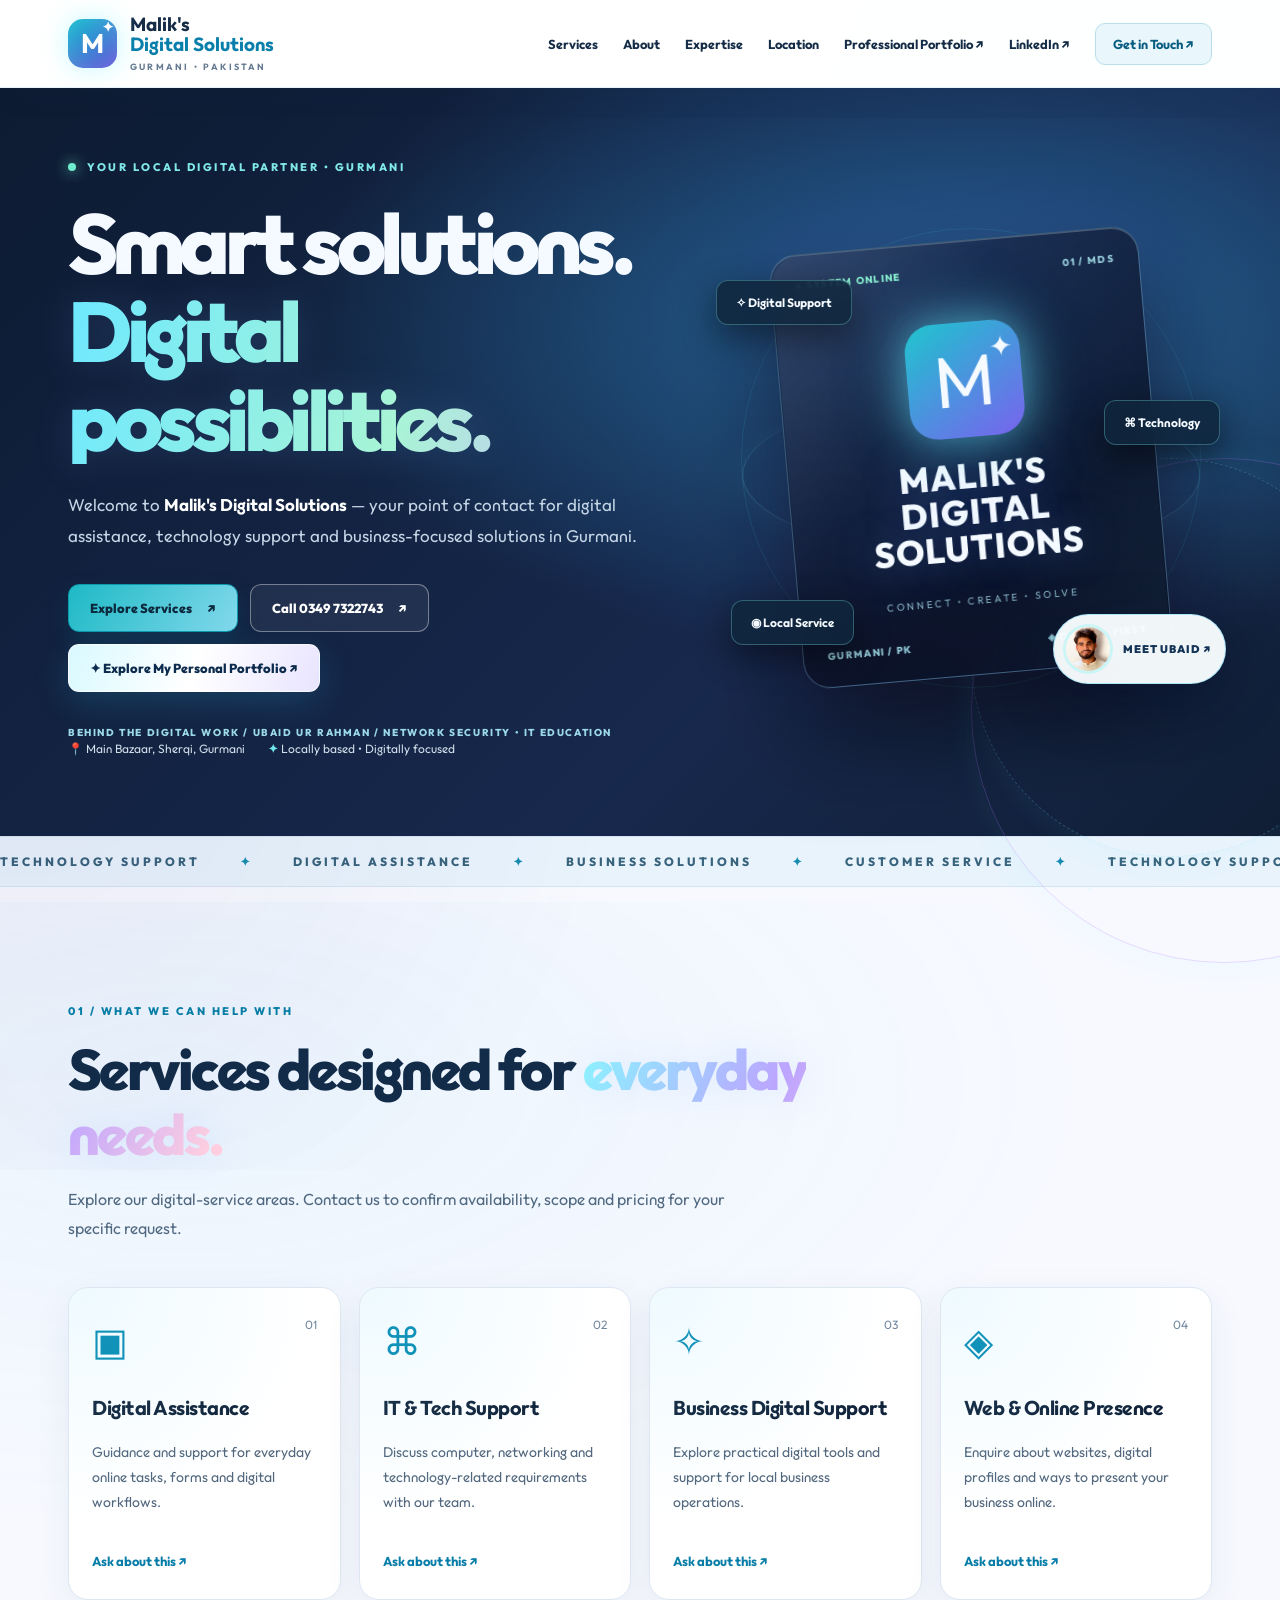
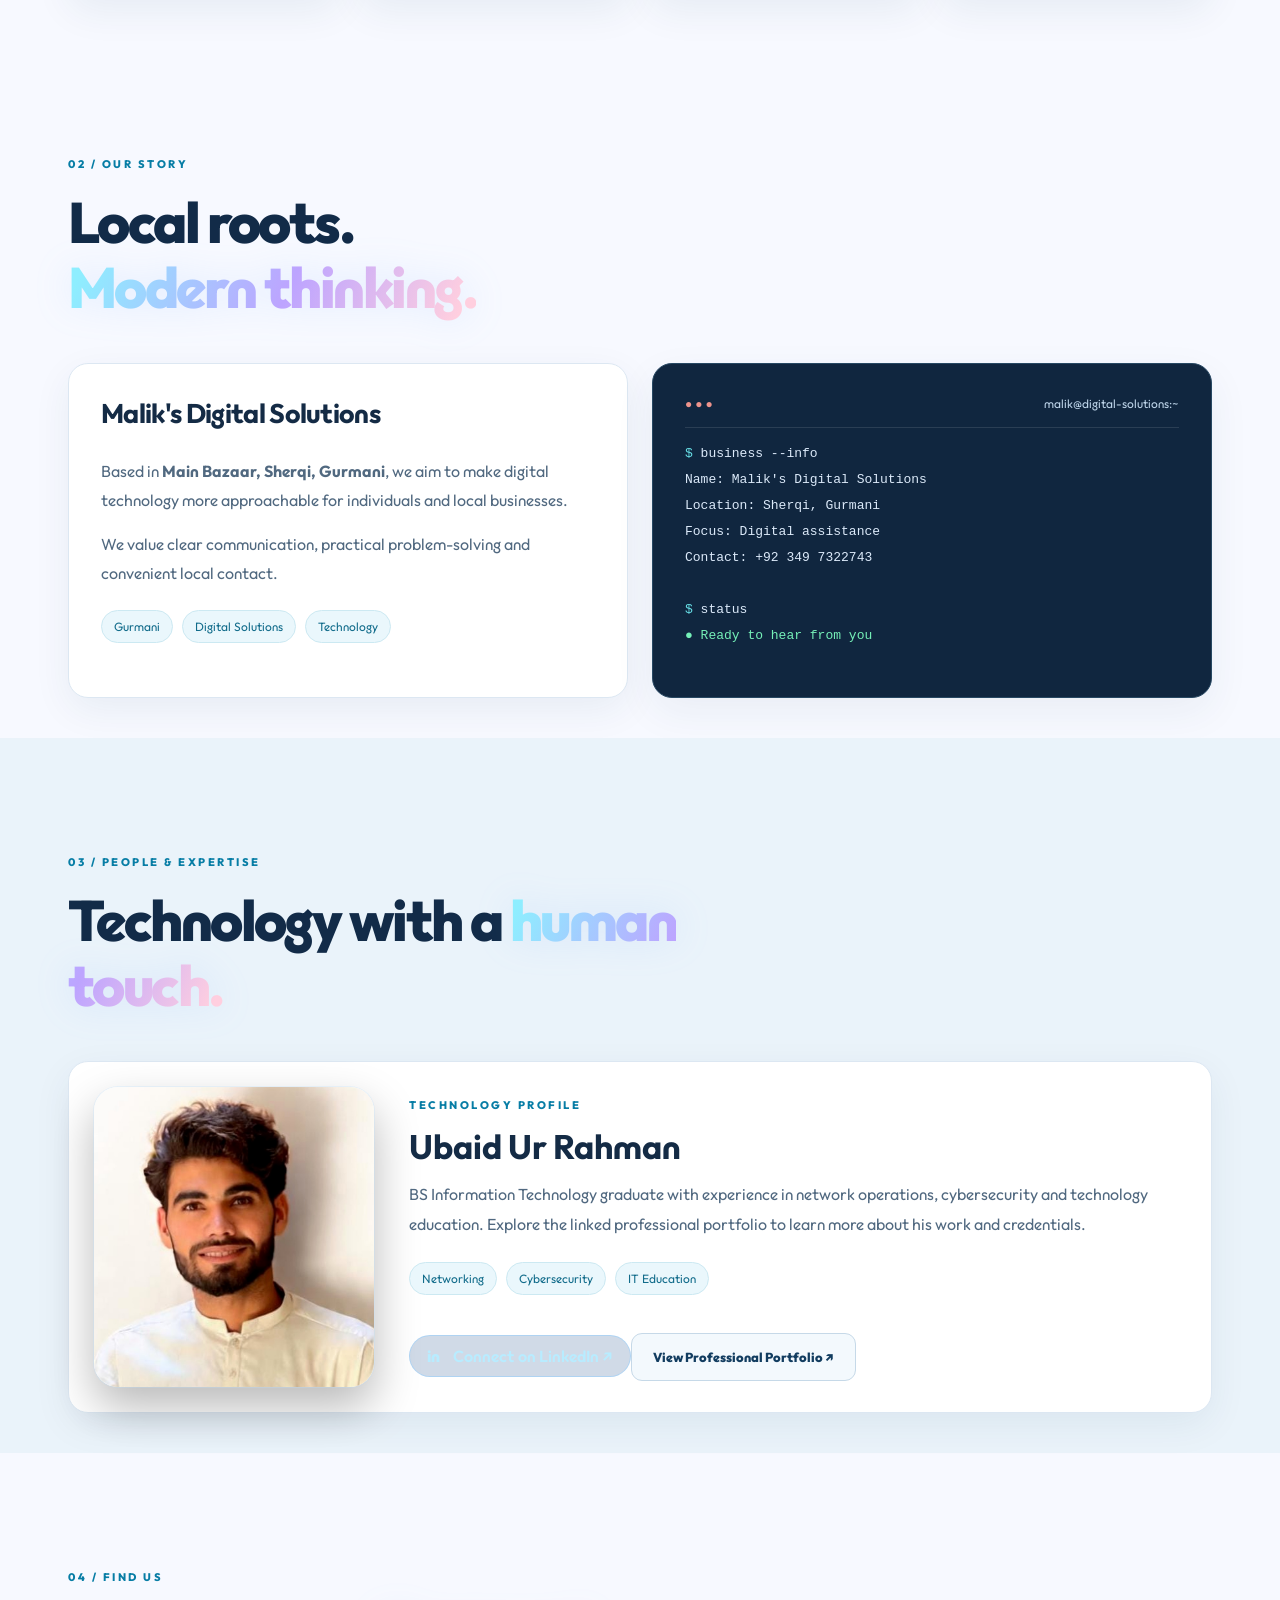
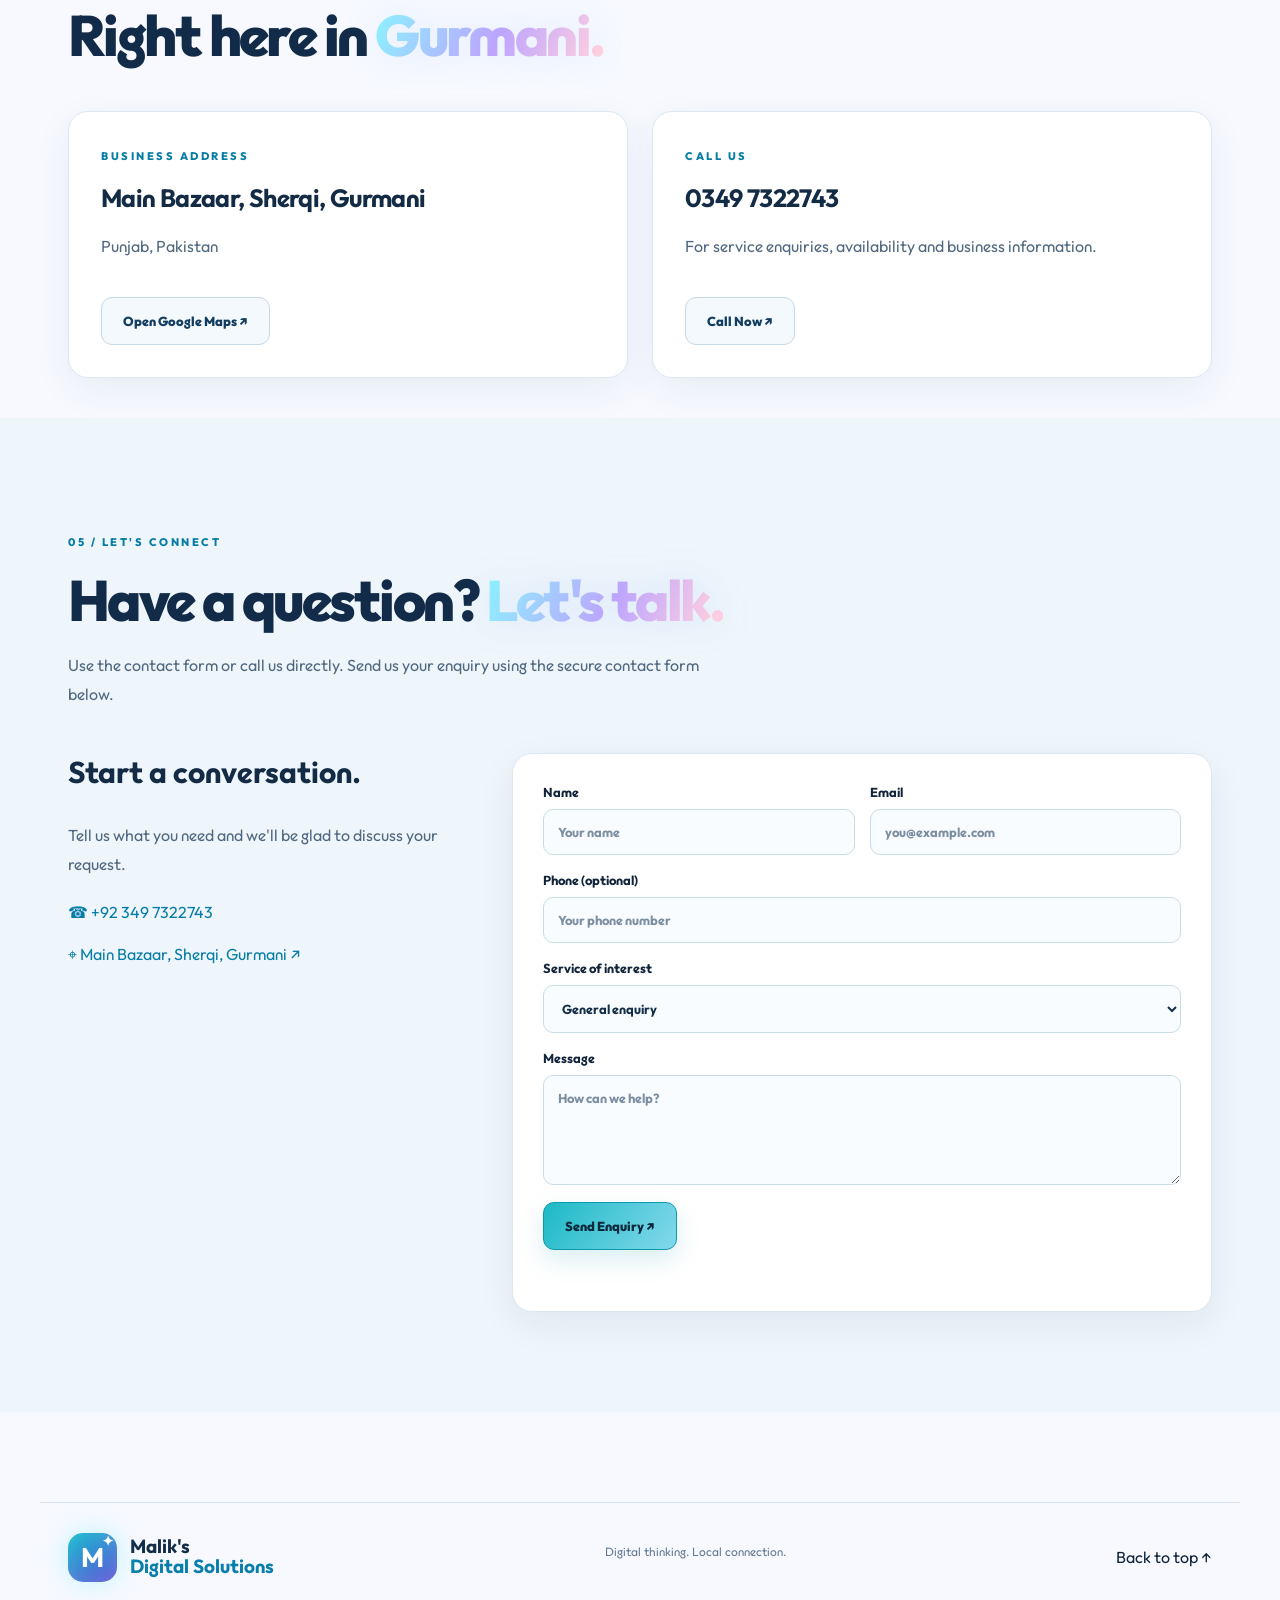
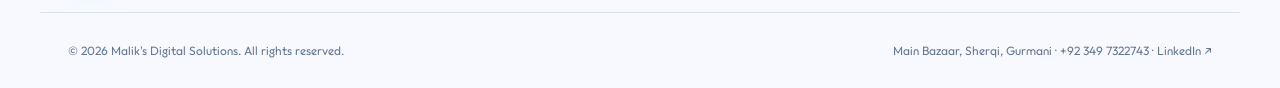
<file: index.html>
<!DOCTYPE html>
<html lang="en"><head><meta charset="utf-8"/><meta content="width=device-width,initial-scale=1" name="viewport"/><meta content="#07111e" name="theme-color"/><meta content="Malik’s Digital Solutions — digital services and technology support in Main Bazaar, Sherqi, Gurmani, Pakistan." name="description"/><title>Malik’s Digital Solutions | Gurmani</title><link href="https://fonts.googleapis.com" rel="preconnect"/><link crossorigin="" href="https://fonts.gstatic.com" rel="preconnect"/><link href="https://fonts.googleapis.com/css2?family=DM+Sans:wght@400;500;600;700;800&amp;family=Outfit:wght@400;500;600;700;800;900&amp;display=swap" rel="stylesheet"/><link href="style.css" rel="stylesheet"/><link as_="image" href="portfolio/assets/profile.jpg" rel="preload"/></head><body><canvas aria-hidden="true" id="particles"></canvas><div aria-hidden="true" class="glow"></div><header class="top"><a class="brand" href="#home"><span class="brand-icon">M<span>✦</span></span><span>Malik's <b>Digital Solutions</b><small>GURMANI • PAKISTAN</small></span></a><button aria-expanded="false" aria-label="Toggle menu" class="hamb">☰</button><nav id="nav"><a href="#services">Services</a><a href="#about">About</a><a href="#work">Expertise</a><a href="#location">Location</a><a href="portfolio/index.html">Professional Portfolio ↗</a><a href="https://www.linkedin.com/in/ubaid-malik-2ab36b353/" rel="noopener noreferrer" target="_blank">LinkedIn ↗</a><a class="navbutton" href="#contact">Get in Touch ↗</a></nav></header><main><section class="hero wrap" id="home"><div class="hero-copy reveal"><div class="eyebrow"><i></i> YOUR LOCAL DIGITAL PARTNER • GURMANI</div><h1>Smart solutions.<br/><em>Digital possibilities.</em></h1><p>Welcome to <strong>Malik's Digital Solutions</strong> — your point of contact for digital assistance, technology support and business-focused solutions in Gurmani.</p><div class="actions"><a class="btn primary" href="#services">Explore Services <span>↗</span></a><a class="btn secondary" href="tel:+923497322743">Call 0349 7322743 <span>↗</span></a><a class="btn portfolio-cta" href="portfolio/index.html">✦ Explore My Personal Portfolio ↗</a></div><div class="hero-portfolio-note">BEHIND THE DIGITAL WORK  /  UBAID UR RAHMAN  /  NETWORK SECURITY • IT EDUCATION</div><div class="hero-meta"><span><b>📍</b> Main Bazaar, Sherqi, Gurmani</span><span><b>✦</b> Locally based • Digitally focused</span></div></div><div class="visual reveal"><div aria-hidden="true" class="orbit orbit-a"></div><div aria-hidden="true" class="orbit orbit-b"></div><div aria-hidden="true" class="orbit orbit-c"></div><div class="orb orb-one"></div><div class="orb orb-two"></div><div class="holo tilt"><div class="holo-top"><span>● SYSTEM ONLINE</span><span>01 / MDS</span></div><div class="holo-center"><div class="holo-logo">M<span>✦</span></div><h2>MALIK'S<br/>DIGITAL<br/>SOLUTIONS</h2><p>CONNECT • CREATE • SOLVE</p></div><div class="holo-bottom"><span>GURMANI / PK</span><span>◈ DIGITAL FIRST</span></div></div><div class="float-chip chip-one">✧ Digital Support</div><div class="float-chip chip-two">⌘ Technology</div><div class="float-chip chip-three">◉ Local Service</div><a class="profile-float" href="portfolio/index.html"><img alt="Ubaid Ur Rahman — personal portfolio" src="portfolio/assets/profile.jpg"/><span>MEET UBAID  ↗</span></a></div></section><section aria-label="Focus areas" class="marquee"><div>TECHNOLOGY SUPPORT <span>✦</span> DIGITAL ASSISTANCE <span>✦</span> BUSINESS SOLUTIONS <span>✦</span> CUSTOMER SERVICE <span>✦</span> TECHNOLOGY SUPPORT <span>✦</span> DIGITAL ASSISTANCE <span>✦</span></div></section><section class="wrap section" id="services"><div class="section-head reveal"><span class="kicker">01 / WHAT WE CAN HELP WITH</span><h2>Services designed for <em>everyday needs.</em></h2><p>Explore our digital-service areas. Contact us to confirm availability, scope and pricing for your specific request.</p></div><div class="cards"><article class="glass card reveal tilt"><span class="service-icon">▣</span><span class="num">01</span><h3>Digital Assistance</h3><p>Guidance and support for everyday online tasks, forms and digital workflows.</p><a href="#contact">Ask about this ↗</a></article><article class="glass card reveal tilt"><span class="service-icon">⌘</span><span class="num">02</span><h3>IT &amp; Tech Support</h3><p>Discuss computer, networking and technology-related requirements with our team.</p><a href="#contact">Ask about this ↗</a></article><article class="glass card reveal tilt"><span class="service-icon">✧</span><span class="num">03</span><h3>Business Digital Support</h3><p>Explore practical digital tools and support for local business operations.</p><a href="#contact">Ask about this ↗</a></article><article class="glass card reveal tilt"><span class="service-icon">◈</span><span class="num">04</span><h3>Web &amp; Online Presence</h3><p>Enquire about websites, digital profiles and ways to present your business online.</p><a href="#contact">Ask about this ↗</a></article></div></section><section class="wrap section about" id="about"><div class="section-head reveal"><span class="kicker">02 / OUR STORY</span><h2>Local roots.<br/><em>Modern thinking.</em></h2></div><div class="about-grid"><div class="glass panel reveal"><h3>Malik's Digital Solutions</h3><p>Based in <strong>Main Bazaar, Sherqi, Gurmani</strong>, we aim to make digital technology more approachable for individuals and local businesses.</p><p>We value clear communication, practical problem-solving and convenient local contact.</p><div class="tags"><span>Gurmani</span><span>Digital Solutions</span><span>Technology</span></div></div><div class="glass terminal reveal"><div class="terminal-head"><span>● ● ●</span><span>malik@digital-solutions:~</span></div><pre><span>$</span> business --info
Name: Malik's Digital Solutions
Location: Sherqi, Gurmani
Focus: Digital assistance
Contact: +92 349 7322743

<span>$</span> status
<span class="green">● Ready to hear from you</span></pre></div></div></section><section class="wrap section" id="work"><div class="section-head reveal"><span class="kicker">03 / PEOPLE &amp; EXPERTISE</span><h2>Technology with a <em>human touch.</em></h2></div><div class="founder glass reveal"><div class="founder-photo"><img alt="Ubaid Ur Rahman" loading="lazy" src="portfolio/assets/profile.jpg"/></div><div><span class="kicker">TECHNOLOGY PROFILE</span><h3>Ubaid Ur Rahman</h3><p>BS Information Technology graduate with experience in network operations, cybersecurity and technology education. Explore the linked professional portfolio to learn more about his work and credentials.</p><div class="tags"><span>Networking</span><span>Cybersecurity</span><span>IT Education</span></div><a aria-label="Visit Ubaid Malik on LinkedIn" class="social-pill" href="https://www.linkedin.com/in/ubaid-malik-2ab36b353/" rel="noopener noreferrer" target="_blank">in <span>Connect on LinkedIn ↗</span></a><a class="btn secondary" href="portfolio/index.html">View Professional Portfolio ↗</a></div></div></section><section class="wrap section" id="location"><div class="section-head reveal"><span class="kicker">04 / FIND US</span><h2>Right here in <em>Gurmani.</em></h2></div><div class="location-grid"><div class="glass location-card reveal"><span class="kicker">BUSINESS ADDRESS</span><h3>Main Bazaar, Sherqi, Gurmani</h3><p>Punjab, Pakistan</p><a class="btn secondary" href="https://www.google.com/maps/search/?api=1&amp;query=Malik%27s+Digital+Solutions+Main+Bazaar+Sherqi+Gurmani" rel="noopener" target="_blank">Open Google Maps ↗</a></div><div class="glass location-card reveal"><span class="kicker">CALL US</span><h3>0349 7322743</h3><p>For service enquiries, availability and business information.</p><a class="btn secondary" href="tel:+923497322743">Call Now ↗</a></div></div></section><section class="wrap section" id="contact"><div class="section-head reveal"><span class="kicker">05 / LET'S CONNECT</span><h2>Have a question? <em>Let's talk.</em></h2><p>Use the contact form or call us directly. Send us your enquiry using the secure contact form below.</p></div><div class="contact-grid"><div class="contact-copy reveal"><h3>Start a conversation.</h3><p>Tell us what you need and we'll be glad to discuss your request.</p><a href="tel:+923497322743">☎ +92 349 7322743</a><a href="https://www.google.com/maps/search/?api=1&amp;query=Malik%27s+Digital+Solutions+Gurmani" rel="noopener" target="_blank">⌖ Main Bazaar, Sherqi, Gurmani ↗</a></div><form action="https://formspree.io/f/mnppjnwd" class="glass form reveal" id="contactForm" method="POST"><div class="form-grid"><label>Name<input maxlength="100" name="name" placeholder="Your name" required=""/></label><label>Email<input name="email" placeholder="you@example.com" required="" type="email"/></label></div><label>Phone (optional)<input autocomplete="tel" name="phone" placeholder="Your phone number" type="tel"/></label><label>Service of interest<select name="service"><option>General enquiry</option><option>Digital assistance</option><option>IT &amp; technology support</option><option>Business digital support</option><option>Web &amp; online presence</option></select></label><label>Message<textarea maxlength="5000" name="message" placeholder="How can we help?" required="" rows="5"></textarea></label><input autocomplete="off" class="trap" name="_gotcha" tabindex="-1"/><button class="btn primary" id="send" type="submit">Send Enquiry ↗</button><p aria-live="polite" id="status" role="status"></p></form></div></section></main><footer><div class="wrap footer-top"><a class="brand" href="#home"><span class="brand-icon">M<span>✦</span></span><span>Malik's <b>Digital Solutions</b></span></a><p>Digital thinking. Local connection.</p><a href="#home">Back to top ↑</a></div><div class="wrap footer-bottom"><span>© <span id="year"></span> Malik's Digital Solutions. All rights reserved.</span><span>Main Bazaar, Sherqi, Gurmani · +92 349 7322743 · <a href="https://www.linkedin.com/in/ubaid-malik-2ab36b353/" rel="noopener noreferrer" target="_blank">LinkedIn ↗</a></span></div></footer><script src="script.js"></script></body></html>
</file>
<file: style.css>
*{box-sizing:border-box}html{scroll-behavior:smooth}body{margin:0;background:#070e1a;color:#ecf6ff;font-family:'DM Sans',sans-serif;overflow-x:hidden}a{color:inherit;text-decoration:none}button,input,textarea,select{font:inherit}h1,h2,h3,p{margin-top:0}h1,h2,h3,.brand{font-family:'Space Grotesk',sans-serif}em{font-style:normal;color:#6ee8ee}::selection{background:#27bac7;color:#07111b}.wrap{max-width:1200px;margin:auto;padding-left:28px;padding-right:28px}#particles{position:fixed;inset:0;pointer-events:none;z-index:-1}.glow{position:fixed;inset:-30%;z-index:-2;pointer-events:none;background:radial-gradient(circle at 72% 30%,#1b527333,transparent 32%),radial-gradient(circle at 20% 70%,#3a287333,transparent 32%)}.top{height:88px;display:flex;align-items:center;justify-content:space-between;padding:0 max(28px,calc((100vw - 1144px)/2));position:sticky;top:0;z-index:20;background:#070e1be8;backdrop-filter:blur(18px);border-bottom:1px solid #ffffff12}.brand{display:flex;align-items:center;gap:13px;font-size:19px;line-height:1.05;font-weight:700}.brand b{display:block;color:#71e6ee}.brand small{display:block;font-size:9px;letter-spacing:2.2px;color:#91a5b6;margin-top:7px}.brand-icon{display:grid;place-items:center;position:relative;width:49px;height:49px;border-radius:15px;background:linear-gradient(145deg,#11bdce,#6355d9);font-size:27px;color:#fff;box-shadow:0 10px 32px #0bcbd533}.brand-icon span{position:absolute;right:3px;top:1px;font-size:14px}nav{display:flex;align-items:center;gap:25px;font-size:13px;font-weight:700;color:#c5d3e5}nav a:hover,.footer-top>a:hover{color:#70e6ed}.navbutton{background:#1b3649;padding:12px 17px;border:1px solid #3a6674;border-radius:10px}.hamb{display:none;background:transparent;border:1px solid #335064;color:#fff;padding:8px 12px;border-radius:8px}.hero{min-height:720px;display:grid;grid-template-columns:1.12fr .88fr;align-items:center;gap:50px;padding-top:72px;padding-bottom:80px;position:relative}.eyebrow,.kicker{font-size:11px;letter-spacing:2.5px;font-weight:800;color:#6fe2eb}.eyebrow{display:flex;align-items:center;gap:11px}.eyebrow i{height:8px;width:8px;background:#70edce;border-radius:50%;box-shadow:0 0 14px #70edce;animation:pulse 2s infinite}h1{font-size:clamp(48px,6vw,88px);line-height:1.05;letter-spacing:-4px;margin:25px 0}h1 em{display:inline-block;background:linear-gradient(90deg,#7ee9ed,#aa93ff);color:transparent;background-clip:text}.hero-copy>p{max-width:580px;font-size:17px;line-height:1.9;color:#aebdd0}.hero-copy strong{color:#e8faff}.actions{display:flex;gap:13px;flex-wrap:wrap;margin:32px 0}.btn{display:inline-flex;align-items:center;justify-content:center;gap:15px;padding:15px 21px;border-radius:11px;font-size:13px;font-weight:800;transition:.25s;cursor:pointer}.btn:hover{transform:translateY(-4px)}.primary{border:1px solid #51f0e9;background:linear-gradient(135deg,#53e5e8,#85b8ff);color:#061522;box-shadow:0 10px 30px #44e2ed24}.secondary{border:1px solid #44627d;background:#ffffff08;color:#e9f8ff}.hero-meta{display:flex;gap:23px;flex-wrap:wrap;font-size:12px;color:#9aafc2}.hero-meta b{color:#70e6ed}.visual{position:relative;min-height:515px;display:grid;place-items:center;perspective:1000px}.holo{width:min(370px,85%);min-height:435px;position:relative;z-index:2;background:linear-gradient(140deg,#173e52dd,#11182aee 60%,#1c2255aa);border:1px solid #75dce866;border-radius:27px;box-shadow:0 30px 90px #0009,0 0 80px #17c8db16,inset 0 0 50px #4bdce310;transform:rotate(-5deg);transition:transform .15s;overflow:hidden}.holo:after{content:'';position:absolute;inset:0;background:linear-gradient(110deg,transparent 20%,#ffffff08 45%,transparent 65%);pointer-events:none}.holo-top,.holo-bottom{display:flex;justify-content:space-between;padding:24px;font-size:10px;font-weight:800;letter-spacing:1.3px;color:#94cbd8}.holo-top span:first-child{color:#83efcf}.holo-center{text-align:center;padding:20px}.holo-logo{width:115px;height:115px;border-radius:28px;margin:0 auto 20px;background:linear-gradient(145deg,#1dc4ce,#7863ee);font-size:72px;display:grid;place-items:center;position:relative;box-shadow:0 0 60px #4ccbd544}.holo-logo span{position:absolute;font-size:29px;top:8px;right:7px}.holo-center h2{font-size:35px;line-height:1.03;letter-spacing:1px}.holo-center p{font-size:10px;letter-spacing:2.6px;color:#89b5c9}.holo-bottom{position:absolute;bottom:0;width:100%}.orb{position:absolute;width:460px;height:460px;border:1px solid #40d3df25;border-radius:50%;animation:spin 30s linear infinite}.orb-two{width:340px;height:340px;border-style:dashed;animation-direction:reverse}.float-chip{position:absolute;z-index:3;padding:14px 19px;border-radius:12px;border:1px solid #7ce9e54f;background:#10263cd9;backdrop-filter:blur(12px);font-size:12px;font-weight:700;box-shadow:0 12px 35px #0007;animation:float 5s ease-in-out infinite}.chip-one{left:-15px;top:80px}.chip-two{right:-8px;top:200px;animation-delay:1s}.chip-three{left:0;bottom:70px;animation-delay:2s}.marquee{overflow:hidden;background:#0e2733;border-top:1px solid #2a5a66;border-bottom:1px solid #2a5a66;white-space:nowrap;color:#a8d7dd}.marquee div{padding:17px 0;display:inline-block;font-size:12px;font-weight:800;letter-spacing:3px;animation:marquee 25s linear infinite}.marquee span{color:#72e3eb;margin:0 35px}.section{padding-top:112px;padding-bottom:40px;scroll-margin-top:95px}.section-head{max-width:760px;margin-bottom:43px}.section-head h2{font-size:clamp(34px,4.6vw,57px);line-height:1.14;letter-spacing:-2px;margin:18px 0}.section-head>p,.panel p,.founder p,.location-card p,.contact-copy p{color:#a9bdd1;line-height:1.85}.glass{background:linear-gradient(145deg,#17273bba,#0e192bcf);border:1px solid #ffffff17;box-shadow:0 14px 50px #0004;border-radius:20px}.cards{display:grid;grid-template-columns:repeat(4,1fr);gap:18px}.card{padding:29px 23px;min-height:290px;transition:transform .2s,border-color .2s}.card:hover{border-color:#64e2e8aa}.service-icon{font-size:38px;color:#6ee4ea}.num{float:right;color:#648094;font-size:12px}.card h3{margin-top:30px;font-size:20px}.card p{color:#a5b9ca;font-size:14px;line-height:1.75;min-height:96px}.card a{color:#7ce4ed;font-size:13px;font-weight:700}.about-grid,.location-grid,.contact-grid{display:grid;grid-template-columns:1fr 1fr;gap:24px}.panel,.terminal,.location-card{padding:32px}.panel h3{font-size:27px}.tags{display:flex;gap:9px;flex-wrap:wrap;margin:22px 0}.tags span{padding:8px 12px;background:#4bcfd014;border:1px solid #51d7d72a;border-radius:99px;color:#8de3e7;font-size:12px}.terminal{overflow:hidden}.terminal-head{display:flex;justify-content:space-between;color:#90b1c4;font-size:12px;border-bottom:1px solid #ffffff1c;padding-bottom:16px}.terminal-head span:first-child{color:#ed938c}.terminal pre{white-space:pre-wrap;font-size:13px;line-height:2;color:#c2d2e2}.terminal pre span{color:#67dfe6}.terminal pre .green{color:#75f0b8}.founder{display:grid;grid-template-columns:280px 1fr;gap:35px;padding:25px;align-items:center}.founder-photo{height:300px;border-radius:15px;overflow:hidden}.founder-photo img{width:100%;height:100%;object-fit:cover;object-position:center 28%}.founder h3{font-size:34px;margin:12px 0}.founder .btn{margin-top:12px}.location-card h3{font-size:25px;margin:18px 0}.location-card .btn{margin-top:20px}.contact-grid{grid-template-columns:.75fr 1.25fr}.contact-copy h3{font-size:30px}.contact-copy a{display:block;color:#85e7eb;margin:22px 0;overflow-wrap:anywhere}.form{padding:30px}.form-grid{display:grid;grid-template-columns:1fr 1fr;gap:15px}.form label{display:block;font-size:13px;font-weight:700;margin-bottom:17px}.form input,.form select,.form textarea{display:block;width:100%;background:#0a1727;border:1px solid #395066;border-radius:10px;color:#fff;padding:14px;margin-top:9px;outline:none}.form input:focus,.form select:focus,.form textarea:focus{border-color:#70e5eb}.form .trap{display:none}#status{font-size:13px;color:#8fe9e6;min-height:18px}.footer-top,.footer-bottom{display:flex;justify-content:space-between;align-items:center;gap:25px;padding-top:30px;padding-bottom:30px}.footer-top{margin-top:90px;border-top:1px solid #ffffff20}.footer-top p,.footer-bottom{font-size:12px;color:#8ea2b8}.footer-bottom{border-top:1px solid #ffffff12}.reveal{opacity:0;transform:translateY(28px);transition:opacity .8s,transform .8s}.reveal.visible{opacity:1;transform:translateY(0)}@keyframes pulse{50%{opacity:.4;box-shadow:0 0 25px #6ef}}@keyframes spin{to{transform:rotate(360deg)}}@keyframes float{50%{transform:translateY(-16px)}}@keyframes marquee{to{transform:translateX(-50%)}}@media(max-width:1080px){nav{gap:13px;font-size:12px}.cards{grid-template-columns:repeat(2,1fr)}.hero{gap:20px}.hero h1{font-size:60px}}@media(max-width:780px){.top{height:75px;padding:0 20px}.hamb{display:block}nav{display:none;position:absolute;top:75px;left:0;right:0;background:#0b1a2b;padding:22px;flex-direction:column;align-items:stretch;border-bottom:1px solid #3b5a6b}nav.open{display:flex}.hero{grid-template-columns:1fr;padding-top:60px;min-height:auto}.hero h1{font-size:clamp(44px,10vw,65px);letter-spacing:-2px}.visual{min-height:500px}.about-grid,.contact-grid,.location-grid{grid-template-columns:1fr}.founder{grid-template-columns:1fr}.founder-photo{max-width:360px}.footer-top,.footer-bottom{flex-wrap:wrap}.section{padding-top:85px}.float-chip{font-size:10px}}@media(max-width:480px){.wrap{padding-left:19px;padding-right:19px}.cards,.form-grid{grid-template-columns:1fr}.hero{padding-bottom:30px}.visual{min-height:420px}.holo{min-height:365px}.holo-logo{height:85px;width:85px;font-size:50px}.holo-center h2{font-size:29px}.orb{width:320px;height:320px}.orb-two{width:260px;height:260px}.float-chip{padding:9px}.chip-one{left:0}.chip-two{right:0}.section-head h2{letter-spacing:-1px}.form{padding:20px}}@media(prefers-reduced-motion:reduce){*,*:before,*:after{animation:none!important;scroll-behavior:auto!important;transition:none!important}.reveal{opacity:1;transform:none}}
/* 2026 visual refinement: luminous depth, fluid type, accessible motion */
:root{--electric:#5cf5ff;--violet:#a48bff;--gold:#ffd79c}
html{scroll-padding-top:100px}body{background:radial-gradient(ellipse 85% 50% at 52% -15%,#24386b 0%,transparent 75%),radial-gradient(ellipse 40% 35% at 100% 25%,#1c1643 0%,transparent 95%),#050915;color:#eaf4ff;font-family:'DM Sans',sans-serif;overflow-x:hidden}
body:before{content:'';position:fixed;inset:0;pointer-events:none;z-index:-1;opacity:.24;background-image:linear-gradient(rgba(122,170,255,.12) 1px,transparent 1px),linear-gradient(90deg,rgba(122,170,255,.12) 1px,transparent 1px);background-size:68px 68px;mask-image:linear-gradient(to bottom,#000,transparent 92%)}
h1,h2,h3,.brand{font-family:'Outfit','Space Grotesk',sans-serif}h1,h2{font-weight:800;letter-spacing:-.055em}.hero h1{font-size:clamp(3.3rem,6.6vw,7rem);line-height:1.02}.hero h1 em,.section-head h2 em{background:linear-gradient(115deg,#8eeeff 5%,#bda4ff 54%,#ffcfdf 95%);background-clip:text;-webkit-background-clip:text;color:transparent;font-style:normal;filter:drop-shadow(0 0 18px rgba(112,167,255,.16))}
.top{background:rgba(6,10,27,.67);border-bottom:1px solid rgba(176,210,255,.13);backdrop-filter:blur(26px);-webkit-backdrop-filter:blur(26px)}.brand-icon{box-shadow:0 0 26px rgba(90,237,255,.35),inset 0 0 18px rgba(255,255,255,.12)}
.glass,.holo{background:linear-gradient(145deg,rgba(30,43,83,.68),rgba(8,13,33,.82) 68%);border:1px solid rgba(178,202,255,.19);box-shadow:0 24px 80px rgba(0,0,0,.33),inset 0 1px rgba(255,255,255,.1);backdrop-filter:blur(20px)}
.holo{position:relative;transform-style:preserve-3d;box-shadow:0 42px 100px rgba(0,0,0,.6),0 0 80px rgba(105,82,240,.17),inset 0 1px rgba(255,255,255,.22);border:1px solid rgba(148,224,255,.33)}.holo:after{content:'';position:absolute;inset:1px;border-radius:inherit;pointer-events:none;background:linear-gradient(125deg,rgba(255,255,255,.09),transparent 35%,transparent 68%,rgba(111,240,255,.06))}.holo-logo{filter:drop-shadow(0 0 20px rgba(107,222,255,.55))}.holo-center h2{text-shadow:0 0 40px rgba(127,169,255,.35)}
.visual{isolation:isolate;perspective:1000px}.orbit{position:absolute;left:50%;top:50%;width:min(93%,510px);aspect-ratio:1;border:1px solid rgba(115,219,255,.24);border-radius:50%;pointer-events:none;z-index:-1;box-shadow:0 0 32px rgba(92,245,255,.07);animation:orbit-spin 22s linear infinite}.orbit-a{transform:translate(-50%,-50%) rotateX(70deg) rotate(-25deg)}.orbit-b{width:min(105%,600px);border-color:rgba(179,125,255,.25);animation-duration:31s;animation-direction:reverse}.orbit-c{width:min(83%,450px);border-style:dashed;animation-duration:17s}@keyframes orbit-spin{from{rotate:0deg}to{rotate:360deg}}
.btn,.navbutton{transition:transform .25s ease,box-shadow .25s ease,background .25s ease}.btn:hover,.navbutton:hover{transform:translateY(-4px);box-shadow:0 16px 38px rgba(81,154,255,.26)}.btn.primary{background:linear-gradient(110deg,#6defff,#9297ff 55%,#b78cff);color:#071020;font-weight:800;box-shadow:0 12px 36px rgba(109,188,255,.25)}
.card{position:relative;overflow:hidden;transition:transform .35s ease,border-color .35s ease,box-shadow .35s ease}.card:before{content:'';position:absolute;inset:0;pointer-events:none;background:radial-gradient(circle at 5% 0%,rgba(120,215,255,.12),transparent 57%)}.card:hover{border-color:rgba(117,224,255,.52);box-shadow:0 30px 70px rgba(4,8,28,.65),0 0 36px rgba(102,181,255,.12)}
.founder-photo{overflow:hidden;border-radius:24px;box-shadow:0 0 0 1px rgba(183,221,255,.25),0 20px 45px rgba(0,0,0,.28)}.founder-photo img{object-fit:cover;object-position:center 22%;transition:transform .6s ease}.founder-photo:hover img{transform:scale(1.055)}.social-pill{display:inline-flex;align-items:center;gap:13px;margin:18px 0 0;padding:10px 17px;border-radius:99px;border:1px solid rgba(135,202,255,.45);color:#b8ecff;text-decoration:none;background:rgba(24,72,135,.2);font-weight:800}.social-pill span{font-weight:600}.social-pill:hover{background:rgba(44,104,178,.34);box-shadow:0 0 28px rgba(77,160,255,.2)}
input,select,textarea{transition:border-color .2s ease,box-shadow .2s ease}input:focus-visible,select:focus-visible,textarea:focus-visible{outline:2px solid #86dfff;outline-offset:2px;box-shadow:0 0 0 5px rgba(97,189,255,.12)}a:focus-visible,button:focus-visible{outline:2px solid #9ef4ff;outline-offset:4px}::selection{background:#a6a0ff;color:#050915}
@media(max-width:760px){.hero h1{font-size:clamp(3rem,10vw,4.9rem)}.orbit{width:90%}.hero{overflow:hidden}.social-pill{margin-bottom:12px}}@media(prefers-reduced-motion:reduce){.orbit{animation:none!important}}

/* HYBRID EDITION — warm daylight surfaces + midnight-blue depth */
:root{color-scheme:light;--ink:#11243b;--paper:#f7f9ff;--muted-ink:#52677f;--accent:#087eaa}
body{background:#f7f9ff;color:var(--ink);font-family:'Outfit','DM Sans',sans-serif}
.top{background:rgba(255,255,255,.94);border-bottom:1px solid #dbe7f2;box-shadow:0 8px 35px #1734520a;backdrop-filter:blur(10px)}
.brand,.top nav{color:#152c47}.brand b{color:#087eaa}.brand small{color:#657991}
.top nav a:hover{color:#087eaa}.navbutton{background:#e9f6fc;border-color:#bbdfe9;color:#075c80}
.hero{color:#f4faff;background:radial-gradient(ellipse at 75% 30%,#23568b 0%,transparent 48%),linear-gradient(135deg,#0d1b32,#17284d 65%,#101e35);max-width:none;padding-left:max(28px,calc((100vw - 1144px)/2));padding-right:max(28px,calc((100vw - 1144px)/2));isolation:isolate}
.hero-copy>p{color:#c4d5e6}.hero-copy strong{color:#fff}.hero-meta{color:#d1deea}.eyebrow{color:#80e8e9}
.hero h1{letter-spacing:-.055em}.hero h1 em{background-image:linear-gradient(95deg,#8ef4e6,#c7b4ff);background-clip:text}
.hero .secondary{color:#fff;background:#ffffff10;border-color:#ffffff60}
#particles{opacity:.22;z-index:0}.glow{opacity:.3;z-index:0}.hero>*{z-index:1}
.marquee{background:#e8f3fc;border-color:#d4e4f2;color:#38637c}.marquee span{color:#168db0}
.section-head h2{color:#122b48;letter-spacing:-.045em}.section-head em{color:#087eaa}.kicker{color:#077da5}
.section-head>p,.panel p,.founder p,.location-card p,.contact-copy p{color:#516980}
.glass{background:#fff;border:1px solid #dce7f2;box-shadow:0 14px 40px #213e6310}
.card{box-shadow:0 12px 35px #1c466211}.card:hover{border-color:#3fb4d0}.card p{color:#52677d}.card a,.contact-copy a{color:#087da8}.num{color:#7389a0}.service-icon{color:#078bb2}
.panel h3,.founder h3,.location-card h3,.contact-copy h3{color:#142b45}
.tags span{background:#eaf7fc;border-color:#cce9f2;color:#126c8b}
.terminal{background:#10263f;border-color:#274863}.terminal pre{color:#dceafa}.terminal-head{color:#bdd4e9}
#work{background:#eaf3fa;max-width:none;padding-left:max(28px,calc((100vw - 1144px)/2));padding-right:max(28px,calc((100vw - 1144px)/2))}
#contact{background:#eef5fb;max-width:none;padding-left:max(28px,calc((100vw - 1144px)/2));padding-right:max(28px,calc((100vw - 1144px)/2));padding-bottom:100px}
.form input,.form select,.form textarea{background:#f9fcff;border-color:#cbdce9;color:#132d47}.form input::placeholder,.form textarea::placeholder{color:#7b8ea1}.form input:focus,.form textarea:focus,.form select:focus{border-color:#008ab5;box-shadow:0 0 0 3px #0ba1cf18}
.btn.primary{background:linear-gradient(125deg,#1db9c5,#83d9ec);border-color:#0b99ac;color:#0c283d;box-shadow:0 10px 25px #078ea826}
.btn.secondary{background:#f3f9fd;color:#123d60;border-color:#c6d9e8}.hero .btn.secondary{color:#fff;background:#ffffff10;border-color:#ffffff60}
.footer-top{border-color:#d7e4ef}.footer-top p,.footer-bottom{color:#657991}.footer-bottom{border-color:#d7e4ef}
.reveal{transition-duration:.5s}.holo,.float-chip{will-change:transform}
@media(max-width:780px){nav{background:#fff;border-color:#dbe7f2;color:#172c44;box-shadow:0 20px 35px #12263b20}.hamb{color:#12304a;border-color:#b6cfe1}.hero,#work,#contact{padding-left:20px;padding-right:20px}}
@media(prefers-reduced-motion:reduce){.reveal{opacity:1;transform:none}}

/* Premium hybrid 2026 polish — fast CSS-first effects */
:root{--lux-navy:#07162d;--lux-blue:#1265d8;--lux-mint:#5eead4;--lux-white:#f7fbff}
html{scroll-behavior:smooth}body{font-feature-settings:"ss01" on;-webkit-font-smoothing:antialiased}
.top{backdrop-filter:blur(18px);-webkit-backdrop-filter:blur(18px);border-bottom:1px solid rgba(125,188,242,.17)}
.hero{position:relative;isolation:isolate}.hero::before{content:"";position:absolute;inset:4% -5% auto;min-height:78%;z-index:-1;pointer-events:none;background:radial-gradient(ellipse at 72% 40%,rgba(49,194,232,.13),transparent 55%)}
.hero h1{letter-spacing:-.065em;line-height:1.045}.hero h1 em{background:linear-gradient(105deg,#6de8ff,#a8f4d6 55%,#d2b4ff);background-clip:text;-webkit-background-clip:text;color:transparent}
.hero-copy>p{max-width:570px;line-height:1.85}.actions{flex-wrap:wrap;gap:12px}.portfolio-cta{background:linear-gradient(110deg,#d9f9ff,#fff,#e9e4ff)!important;color:#0d2b4c!important;border:1px solid rgba(255,255,255,.65)!important;box-shadow:0 10px 35px rgba(46,192,241,.18);font-weight:800}
.portfolio-cta:hover{transform:translateY(-4px);box-shadow:0 17px 44px rgba(62,195,242,.28)}
.hero-portfolio-note{margin-top:18px;font-size:10px;font-weight:800;letter-spacing:.16em;color:#9bd9e8;line-height:1.7}
.profile-float{position:absolute;right:-3%;bottom:6%;display:flex;align-items:center;gap:10px;padding:9px 15px 9px 9px;background:rgba(250,254,255,.96);border:1px solid rgba(158,227,251,.8);border-radius:99px;box-shadow:0 18px 55px rgba(0,18,46,.35);z-index:6;color:#133456;font-size:11px;font-weight:900;letter-spacing:.08em;text-decoration:none;transition:transform .3s ease,box-shadow .3s ease}
.profile-float:hover{transform:translateY(-7px) rotate(-2deg);box-shadow:0 25px 60px rgba(12,99,158,.3)}.profile-float img{width:50px;height:50px;object-fit:cover;object-position:center 30%;border-radius:50%;border:3px solid #ccf5f7}
.section{scroll-margin-top:100px}.section-head h2{letter-spacing:-.045em}.section-head p{max-width:670px;line-height:1.85}
#services,#work,#contact{position:relative}#services:before,#work:before{content:"";position:absolute;inset:2% -5%;z-index:-1;background:radial-gradient(ellipse at 15% 25%,rgba(76,191,239,.065),transparent 58%);pointer-events:none}
.card,.panel,.location-card,.founder,.form{transition:transform .35s ease,box-shadow .35s ease,border-color .35s ease;box-shadow:0 12px 38px rgba(20,55,88,.065)}
.card:hover,.location-card:hover{transform:translateY(-8px);box-shadow:0 22px 54px rgba(17,74,116,.14);border-color:rgba(55,166,224,.38)}
.card h3,.panel h3,.location-card h3{letter-spacing:-.025em}.card p,.panel p,.location-card p{line-height:1.8}
input,textarea,select{transition:border-color .2s,box-shadow .2s}input:focus,textarea:focus,select:focus{outline:2px solid #58c9ed;outline-offset:2px}
.btn{transition:transform .22s,box-shadow .22s,background .22s}.btn:hover{transform:translateY(-3px)}
@media(max-width:900px){.profile-float{right:0;bottom:1%}.hero-portfolio-note{max-width:500px}}
@media(max-width:600px){.hero h1{letter-spacing:-.045em}.profile-float{right:1%;bottom:2%;padding:6px 10px 6px 6px;font-size:9px}.profile-float img{width:38px;height:38px}.hero-portfolio-note{font-size:9px;letter-spacing:.08em}}
@media(prefers-reduced-motion:reduce){*,*:before,*:after{animation-duration:.01ms!important;transition-duration:.01ms!important;scroll-behavior:auto!important}}
</file>
